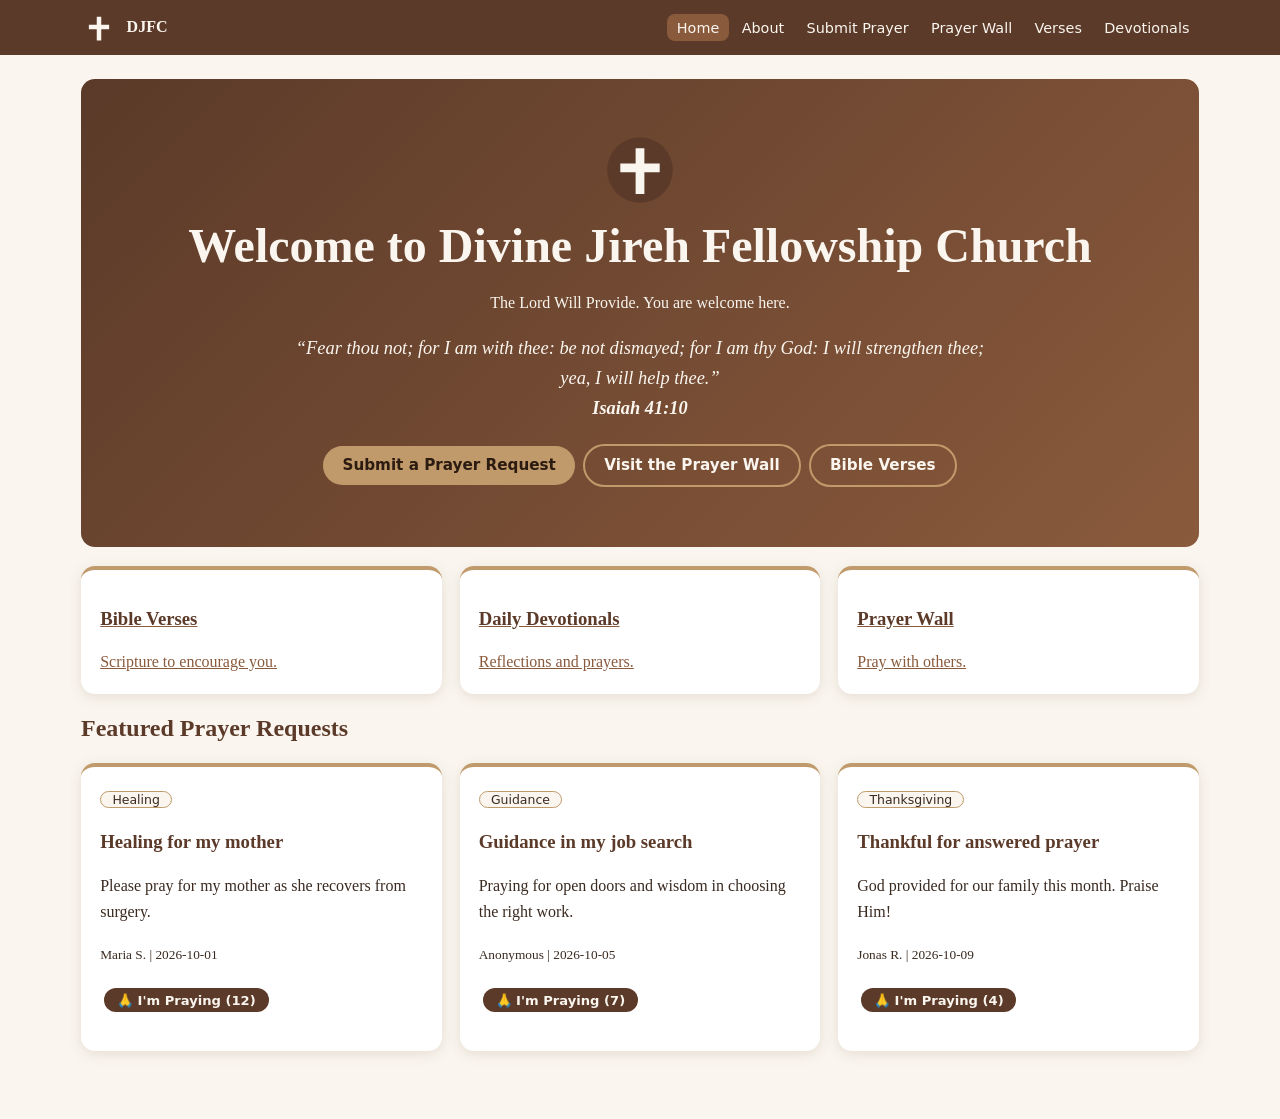
<file: index.html>
<!DOCTYPE html>
<html lang="en"><head><meta charset="utf-8"><meta name="viewport" content="width=device-width,initial-scale=1"><title>Home | Divine Jireh Fellowship Church</title><link rel="icon" href="assets/logo.svg"><link rel="stylesheet" href="css/style.css"></head>
<body data-page="index"><header id="nav"></header><main>
<section class="hero"><img src="assets/logo.svg" width="70" alt=""><h1>Welcome to Divine Jireh Fellowship Church</h1><p>The Lord Will Provide. You are welcome here.</p><blockquote>&ldquo;<span id="votd"></span>&rdquo;<br><strong id="votdr"></strong></blockquote><a class="btn" href="submit.html">Submit a Prayer Request</a><a class="btn alt" href="wall.html">Visit the Prayer Wall</a><a class="btn alt" href="verses.html">Bible Verses</a></section>
<div class="grid"><a class="card" href="verses.html"><h3>Bible Verses</h3>Scripture to encourage you.</a><a class="card" href="devotionals.html"><h3>Daily Devotionals</h3>Reflections and prayers.</a><a class="card" href="wall.html"><h3>Prayer Wall</h3>Pray with others.</a></div>
<h2>Featured Prayer Requests</h2><div class="grid" id="featured"></div>
</main><script src="js/common.js"></script><script src="js/pages.js"></script></body></html>
</file>
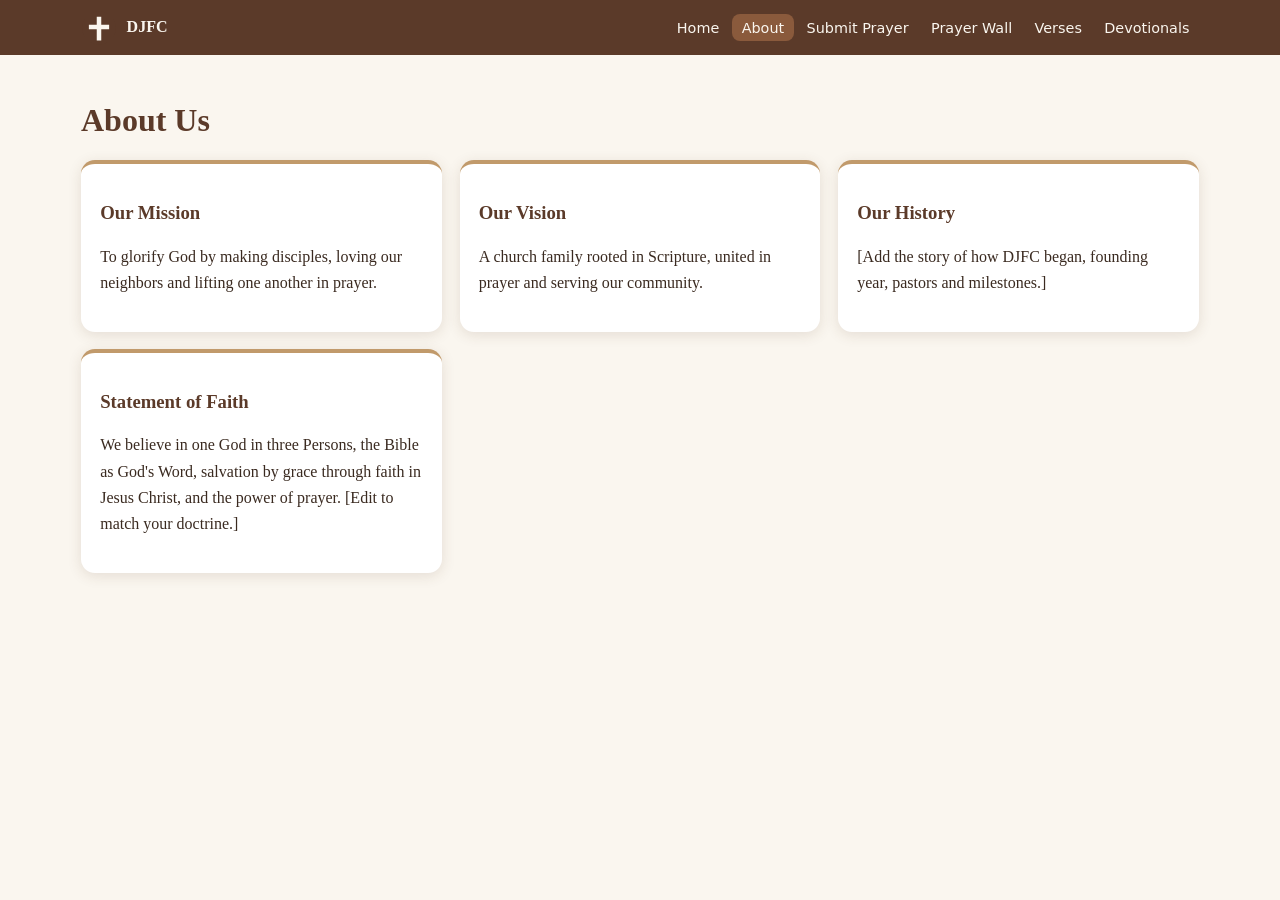
<file: about.html>
<!DOCTYPE html>
<html lang="en"><head><meta charset="utf-8"><meta name="viewport" content="width=device-width,initial-scale=1"><title>About Us | Divine Jireh Fellowship Church</title><link rel="icon" href="assets/logo.svg"><link rel="stylesheet" href="css/style.css"></head>
<body data-page="about"><header id="nav"></header><main>
<h1>About Us</h1><div class="grid"><div class="card"><h3>Our Mission</h3><p>To glorify God by making disciples, loving our neighbors and lifting one another in prayer.</p></div><div class="card"><h3>Our Vision</h3><p>A church family rooted in Scripture, united in prayer and serving our community.</p></div><div class="card"><h3>Our History</h3><p>[Add the story of how DJFC began, founding year, pastors and milestones.]</p></div><div class="card"><h3>Statement of Faith</h3><p>We believe in one God in three Persons, the Bible as God&#39;s Word, salvation by grace through faith in Jesus Christ, and the power of prayer. [Edit to match your doctrine.]</p></div></div>
</main><script src="js/common.js"></script><script src="js/pages.js"></script></body></html>
</file>
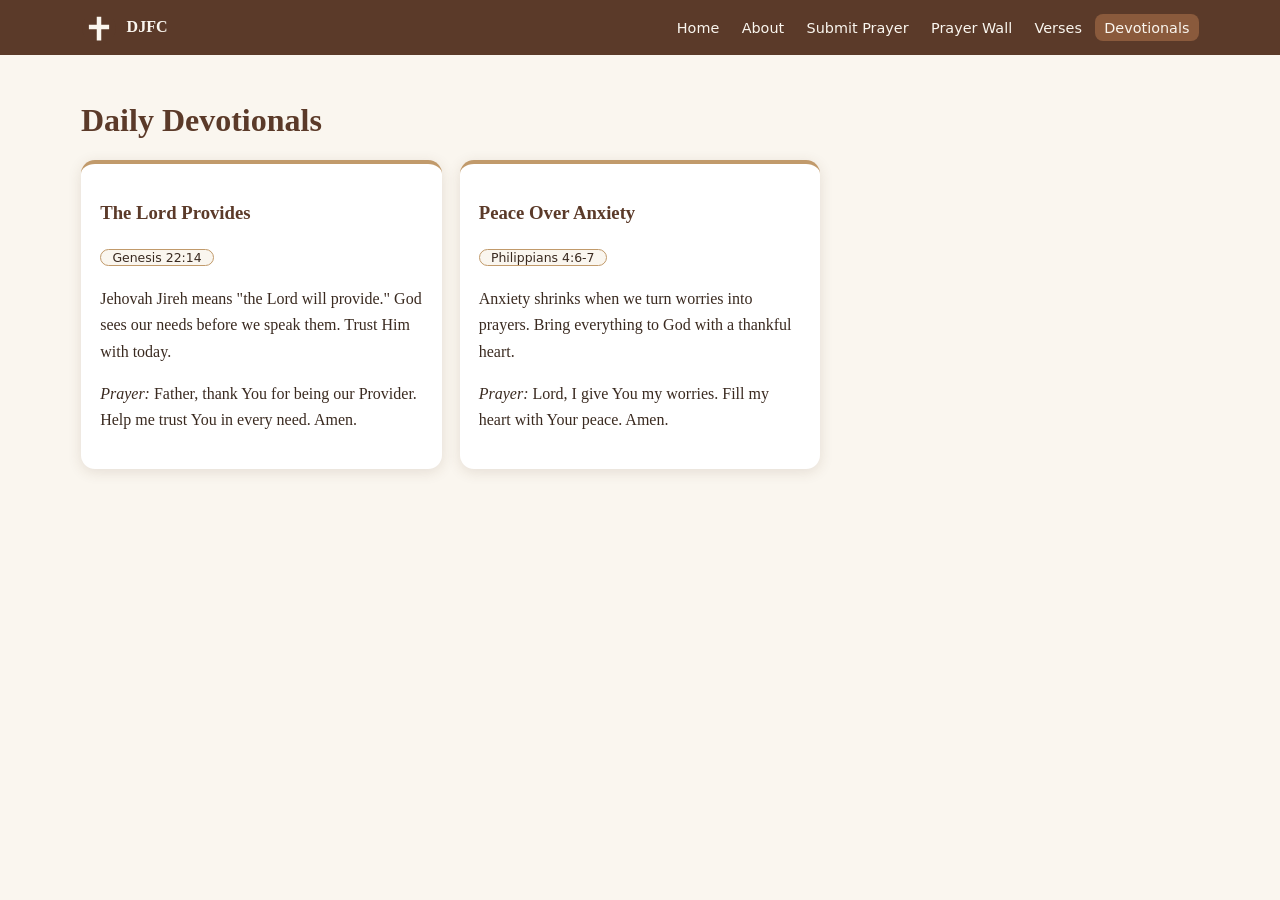
<file: devotionals.html>
<!DOCTYPE html>
<html lang="en"><head><meta charset="utf-8"><meta name="viewport" content="width=device-width,initial-scale=1"><title>Daily Devotionals | Divine Jireh Fellowship Church</title><link rel="icon" href="assets/logo.svg"><link rel="stylesheet" href="css/style.css"></head>
<body data-page="devotionals"><header id="nav"></header><main>
<h1>Daily Devotionals</h1><div class="grid" id="list"></div>
</main><script src="js/common.js"></script><script src="js/pages.js"></script></body></html>
</file>
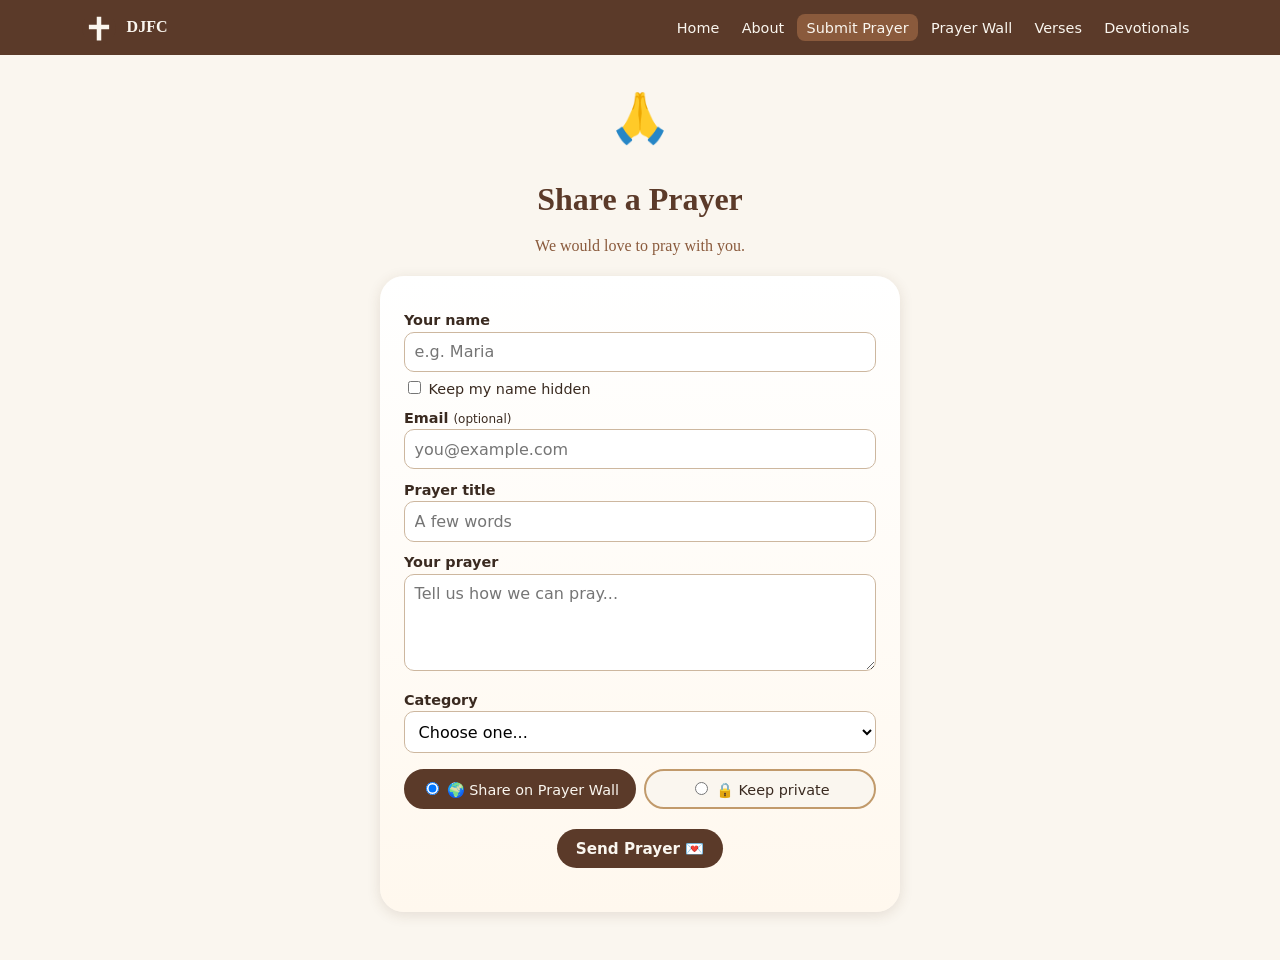
<file: submit.html>
<!DOCTYPE html>
<html lang="en"><head><meta charset="utf-8"><meta name="viewport" content="width=device-width,initial-scale=1"><title>Submit Prayer | Divine Jireh Fellowship Church</title><link rel="icon" href="assets/logo.svg"><link rel="stylesheet" href="css/style.css"></head>
<body data-page="submit"><header id="nav"></header><main>
<div class="cute">
<div class="big">&#128591;</div>
<h1>Share a Prayer</h1>
<p class="sub">We would love to pray with you.</p>
<div id="msg"></div>
<form id="f" class="card" novalidate>
<label>Your name</label><input name="name" placeholder="e.g. Maria">
<label class="chk"><input type="checkbox" name="anon"> Keep my name hidden</label>
<label>Email <small>(optional)</small></label><input name="email" type="email" placeholder="you@example.com">
<label>Prayer title</label><input name="title" placeholder="A few words">
<label>Your prayer</label><textarea name="details" rows="4" placeholder="Tell us how we can pray..."></textarea>
<label>Category</label>
<select name="category"><option value="">Choose one...</option><option value="Healing">&#128154; Healing</option><option value="Family">&#127969; Family</option><option value="Guidance">&#129517; Guidance</option><option value="Provision">&#127806; Provision</option><option value="Thanksgiving">&#127775; Thanksgiving</option><option value="Salvation">&#128330; Salvation</option><option value="Other">&#10024; Other</option></select>
<div class="pills"><label class="pill"><input type="radio" name="privacy" value="public" checked> &#127757; Share on Prayer Wall</label><label class="pill"><input type="radio" name="privacy" value="private"> &#128274; Keep private</label></div>
<p style="text-align:center"><button class="btn dk">Send Prayer &#128140;</button></p>
</form>
<div id="done" class="card" hidden style="text-align:center"><div class="big">&#128330;</div><h2>Thank you!</h2><p>We are praying with you.</p><p id="doneTxt"></p><a class="btn dk" href="wall.html">Prayer Wall</a><a class="btn alt dk" href="submit.html">Send another</a></div>
</div>
</main><script src="js/common.js"></script><script src="js/pages.js"></script></body></html>
</file>
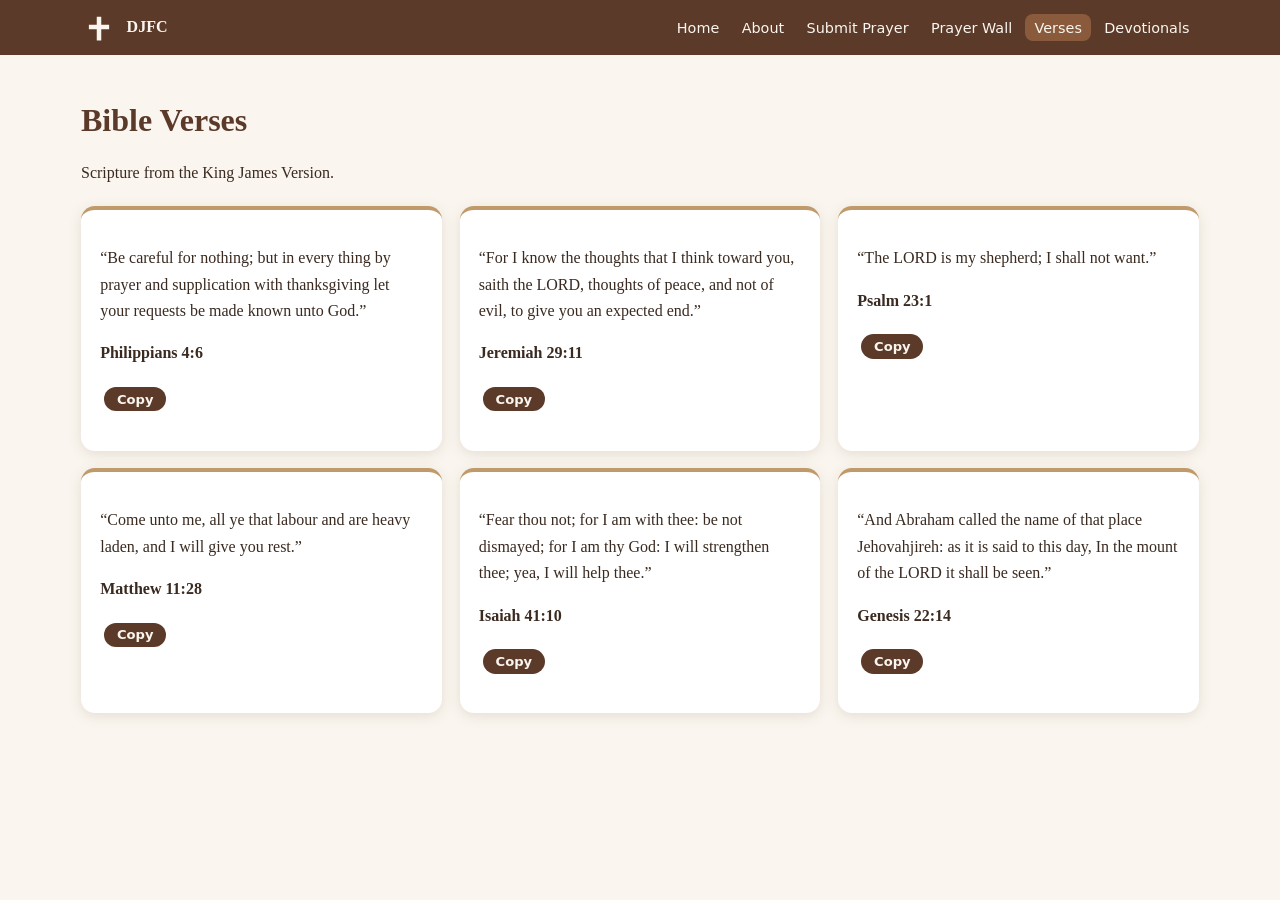
<file: verses.html>
<!DOCTYPE html>
<html lang="en"><head><meta charset="utf-8"><meta name="viewport" content="width=device-width,initial-scale=1"><title>Bible Verses | Divine Jireh Fellowship Church</title><link rel="icon" href="assets/logo.svg"><link rel="stylesheet" href="css/style.css"></head>
<body data-page="verses"><header id="nav"></header><main>
<h1>Bible Verses</h1><p>Scripture from the King James Version.</p><div class="grid" id="list"></div>
</main><script src="js/common.js"></script><script src="js/pages.js"></script></body></html>
</file>
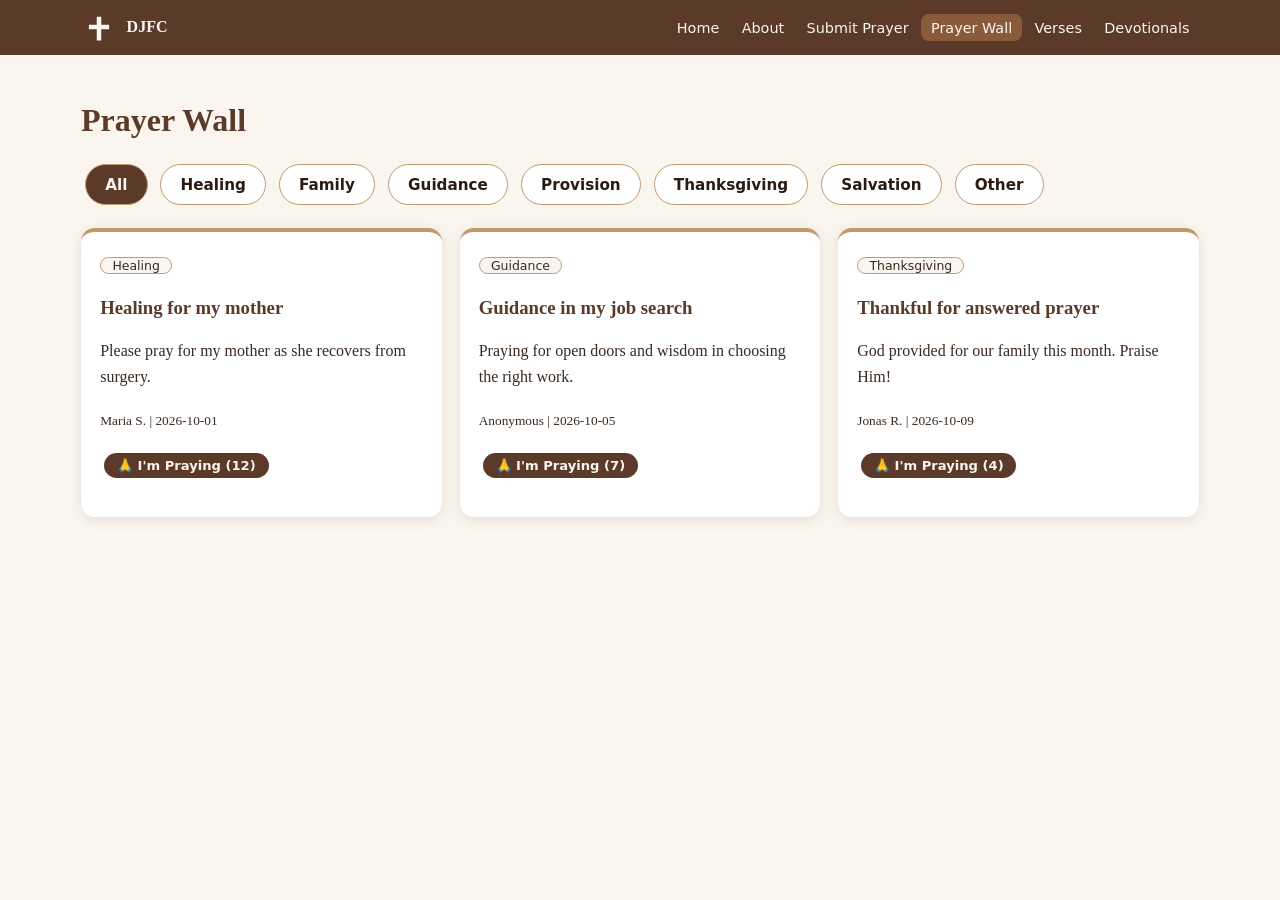
<file: wall.html>
<!DOCTYPE html>
<html lang="en"><head><meta charset="utf-8"><meta name="viewport" content="width=device-width,initial-scale=1"><title>Prayer Wall | Divine Jireh Fellowship Church</title><link rel="icon" href="assets/logo.svg"><link rel="stylesheet" href="css/style.css"></head>
<body data-page="wall"><header id="nav"></header><main>
<h1>Prayer Wall</h1><div class="filters" id="fil"></div><div class="grid" id="list"></div>
</main><script src="js/common.js"></script><script src="js/pages.js"></script></body></html>
</file>
<file: css/style.css>
:root{--b:#5b3a29;--b2:#8a5a3c;--a:#c19a6b;--o:#faf6ef;--c:#fff;--t:#3a2a20;--r:14px}
*{box-sizing:border-box}body{margin:0;font-family:Georgia,'Times New Roman',serif;background:var(--o);color:var(--t);line-height:1.65}
h1,h2,h3{color:var(--b);line-height:1.2}a{color:var(--b2)}img{max-width:100%}
header{background:var(--b);position:sticky;top:0;z-index:20}
.nav{display:flex;align-items:center;justify-content:space-between;max-width:1150px;margin:auto;padding:.6rem 1rem;flex-wrap:wrap}
.brand{display:flex;align-items:center;gap:.6rem;color:var(--o);text-decoration:none;font-weight:bold}.brand img{width:36px}
.menu{display:flex;flex-wrap:wrap;gap:.2rem;list-style:none;margin:0;padding:0}
.menu a{color:var(--o);text-decoration:none;padding:.35rem .6rem;border-radius:8px;font:.9rem system-ui,sans-serif}
.menu a:hover,.menu a.on{background:var(--b2)}.burger{display:none;background:none;border:1px solid var(--a);color:var(--o);font-size:1.3rem;border-radius:8px;padding:.1rem .6rem}
@media(max-width:900px){.burger{display:block}.menu{display:none;width:100%;flex-direction:column}.menu.open{display:flex}}
main{max-width:1150px;margin:auto;padding:1.5rem 1rem 3rem;min-height:70vh;animation:f .6s}@keyframes f{from{opacity:0;transform:translateY(10px)}}
.hero{background:linear-gradient(135deg,var(--b),var(--b2));color:var(--o);border-radius:var(--r);padding:3.5rem 1.5rem;text-align:center}
.hero h1{color:var(--o);font-size:clamp(1.8rem,5vw,3rem);margin:.2rem}.hero blockquote{max-width:700px;margin:1rem auto;font-style:italic;font-size:1.15rem}
.btn{display:inline-block;background:var(--a);color:#2b1b10;border:0;padding:.65rem 1.2rem;border-radius:999px;text-decoration:none;cursor:pointer;font:600 .95rem system-ui,sans-serif;margin:.25rem;transition:.2s}
.btn:hover{transform:translateY(-2px);background:#d3ae80}.btn.alt{background:transparent;border:2px solid var(--a);color:inherit}.btn.dk{background:var(--b);color:var(--o)}.btn.sm{padding:.3rem .8rem;font-size:.82rem}.btn.del{background:#a33}
.grid{display:grid;grid-template-columns:repeat(auto-fill,minmax(270px,1fr));gap:1.1rem;margin:1.2rem 0}
.card{background:var(--c);border-radius:var(--r);padding:1.2rem;box-shadow:0 3px 14px #5b3a2922;border-top:4px solid var(--a);transition:.25s}.card:hover{transform:translateY(-3px)}
.tag{display:inline-block;background:var(--o);border:1px solid var(--a);border-radius:99px;padding:0 .7rem;font:.78rem system-ui,sans-serif}
.alert{padding:.8rem 1rem;border-radius:10px;margin:.8rem 0;font:.92rem system-ui,sans-serif;background:#fff4d6;border:1px solid #e0b84d}.alert.err{background:#fde4e4;border-color:#c55}.alert.ok{background:#e4f5e4;border-color:#5a5}
form label{display:block;margin:.8rem 0 .2rem;font:600 .9rem system-ui,sans-serif}
input,select,textarea{width:100%;padding:.6rem;border:1px solid #cdb79f;border-radius:10px;font:1rem system-ui,sans-serif;background:#fff}input[type=checkbox],input[type=radio]{width:auto}
.filters{display:flex;flex-wrap:wrap;gap:.3rem;margin:1rem 0}.filters .btn{background:#fff;border:1px solid var(--a)}.filters .btn.on{background:var(--b);color:var(--o)}
footer{background:var(--b);color:var(--o);padding:1.5rem 1rem;text-align:center;font:.88rem system-ui,sans-serif}footer a{color:var(--a)}footer p{max-width:800px;margin:.4rem auto}
details{background:#fff;border-radius:10px;padding:.8rem 1rem;margin:.5rem 0}summary{cursor:pointer;font-weight:bold;color:var(--b)}
table{width:100%;border-collapse:collapse;background:#fff;border-radius:10px;overflow:hidden;font:.9rem system-ui,sans-serif}th,td{padding:.5rem .7rem;border-bottom:1px solid #eadfce;text-align:left;vertical-align:top}th{background:var(--b);color:var(--o)}.tw{overflow-x:auto}
.tabs{display:flex;flex-wrap:wrap;gap:.3rem;margin:1rem 0}.tabs .btn{background:#fff;border:1px solid var(--a)}.tabs .btn.on{background:var(--b);color:var(--o)}
.stat{font-size:2rem;color:var(--b);font-weight:bold}dialog{border:0;border-radius:var(--r);padding:1.2rem;width:min(520px,94vw)}dialog::backdrop{background:#0008}
#toast{position:fixed;bottom:1rem;right:1rem;background:var(--b);color:#fff;padding:.7rem 1rem;border-radius:10px;opacity:0;transition:.3s;font:.9rem system-ui}#toast.show{opacity:1}
.cute{max-width:520px;margin:0 auto;text-align:center}.cute .big{font-size:3rem}.cute .sub{margin-top:-.4rem;color:var(--b2)}
.cute form{text-align:left;border-radius:24px;border-top:0;background:linear-gradient(#fff,#fff8ee);padding:1.5rem}
.cute label.chk{font-weight:normal;margin:.4rem 0}.cute label small{font-weight:normal}
.pills{display:flex;flex-wrap:wrap;gap:.5rem;margin:1rem 0}.pill{margin:0!important;flex:1;text-align:center;background:var(--o);border:2px solid var(--a);border-radius:99px;padding:.5rem .8rem;cursor:pointer;font-weight:normal!important}.pill:has(input:checked){background:var(--b);color:var(--o);border-color:var(--b)}
</file>
